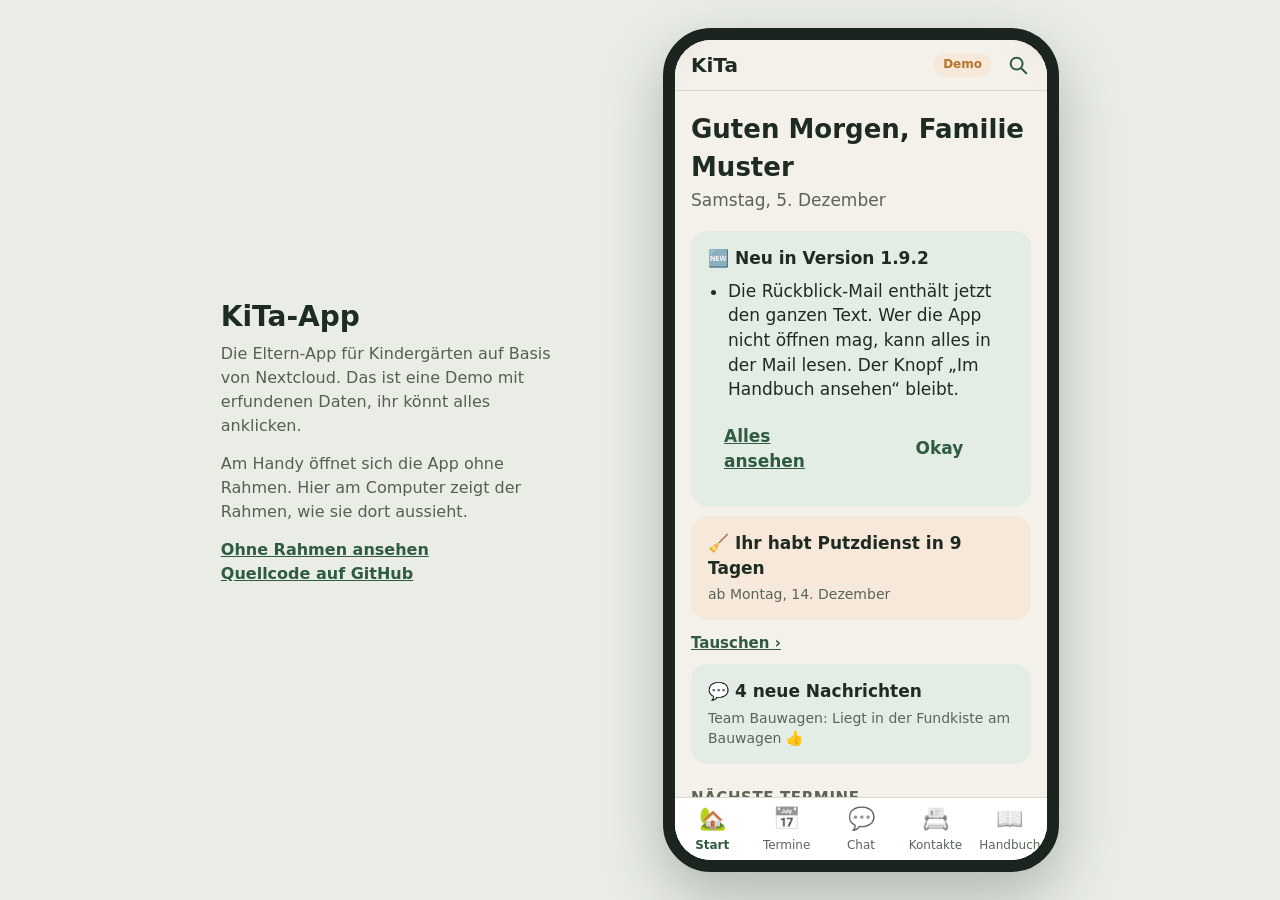
<file: kita-app/index.html>
<!doctype html>
<html lang="de">
<head>
  <meta charset="utf-8">
  <meta name="viewport" content="width=device-width, initial-scale=1, viewport-fit=cover">
  <title>KiTa-App</title>
  <script>
    // Demo am Computer: in einem Handyrahmen zeigen (phone.html). Am Handy und mit ?plain ohne Rahmen.
    if (window.top === window && !/[?&]plain\b/.test(location.search)
        && matchMedia('(min-width: 700px) and (pointer: fine)').matches) {
      location.replace('phone.html' + location.hash);
    }
  </script>
  <meta name="theme-color" content="#2F5B40">
  <meta name="apple-mobile-web-app-capable" content="yes">
  <meta name="apple-mobile-web-app-status-bar-style" content="default">
  <meta name="apple-mobile-web-app-title" content="KiTa">
  <link rel="manifest" href="manifest.webmanifest">
  <link rel="icon" href="icon.svg" type="image/svg+xml">
  <link rel="apple-touch-icon" href="icon.svg">
  <link rel="stylesheet" href="app.css">
</head>
<body>
  <header class="topbar">
    <button class="back" id="back" hidden aria-label="Zurück">‹</button>
    <h1 id="title">KiTa</h1>
    <span class="demo-badge" id="demo-badge" hidden>Demo</span>
    <button class="search-btn" id="search-btn" aria-label="Suchen"><svg viewBox="0 0 24 24" width="22" height="22" fill="none" stroke="currentColor" stroke-width="2.2" stroke-linecap="round"><circle cx="10.5" cy="10.5" r="6.5"/><path d="M15.5 15.5 21 21"/></svg></button>
  </header>

  <main id="view" tabindex="-1"></main>

  <nav class="tabbar" aria-label="Hauptnavigation">
    <a href="#/start" data-tab="start"><span class="ico">🏡</span><span>Start</span></a>
    <a href="#/termine" data-tab="termine"><span class="ico">📅</span><span>Termine</span></a>
    <a href="#/chat" data-tab="chat"><span class="ico">💬</span><span>Chat</span></a>
    <a href="#/kontakte" data-tab="kontakte"><span class="ico">📇</span><span>Kontakte</span></a>
    <a href="#/handbuch" data-tab="handbuch"><span class="ico">📖</span><span>Handbuch</span></a>
  </nav>

  <script src="demo-data.js"></script>
  <script src="releases.js"></script>
  <script src="api.js"></script>
  <script src="app.js"></script>
</body>
</html>
</file>
<file: kita-app/app.css>
/* Farben aus kita-startseite.html übernommen */
:root {
  --bg: #F3F1EA;
  --card: #FFFFFF;
  --ink: #1E2B22;
  --soft: #5A6459;
  --rule: #DAD7CB;
  --green: #2F5B40;
  --green-soft: #E3EDE5;
  --accent: #B9722B;
  --accent-soft: #F6E9DA;
  --sans: system-ui, -apple-system, "Segoe UI", Roboto, "Helvetica Neue", Arial, sans-serif;
  --tabbar-h: 62px;
}
@media (prefers-color-scheme: dark) {
  :root {
    --bg: #141A16;
    --card: #1D251F;
    --ink: #E8ECE6;
    --soft: #A3ADA5;
    --rule: #323B34;
    --green: #8CC9A1;
    --green-soft: #23382B;
    --accent: #E0A15E;
    --accent-soft: #3A2E20;
  }
}

* { box-sizing: border-box; }
html, body { margin: 0; }
body {
  font-family: var(--sans);
  background: var(--bg);
  color: var(--ink);
  font-size: 17px;
  line-height: 1.45;
  -webkit-text-size-adjust: 100%;
  -webkit-tap-highlight-color: transparent;
}
a { color: var(--green); }

/* Kopfzeile */
.topbar {
  position: sticky; top: 0; z-index: 10;
  display: flex; align-items: center; gap: 8px;
  padding: calc(env(safe-area-inset-top) + 10px) 16px 10px;
  background: color-mix(in srgb, var(--bg) 88%, transparent);
  backdrop-filter: blur(12px); -webkit-backdrop-filter: blur(12px);
  border-bottom: 1px solid var(--rule);
}
.topbar h1 { font-size: 20px; margin: 0; flex: 1; white-space: nowrap; overflow: hidden; text-overflow: ellipsis; }
.back {
  border: 0; background: none; color: var(--green);
  font-size: 34px; line-height: 1; padding: 0 8px 4px 0; cursor: pointer;
}
.demo-badge {
  font-size: 12px; font-weight: 600; color: var(--accent);
  background: var(--accent-soft); border-radius: 999px; padding: 3px 9px;
}

main {
  padding: 16px 16px calc(var(--tabbar-h) + env(safe-area-inset-bottom) + 24px);
  max-width: 640px; margin: 0 auto; outline: none;
}

/* Tab-Leiste unten */
.tabbar {
  position: fixed; left: 0; right: 0; bottom: 0; z-index: 10;
  display: flex; justify-content: space-around;
  padding-bottom: env(safe-area-inset-bottom);
  background: var(--card); border-top: 1px solid var(--rule);
}
.tabbar a {
  flex: 1; height: var(--tabbar-h);
  display: flex; flex-direction: column; align-items: center; justify-content: center; gap: 2px;
  text-decoration: none; color: var(--soft); font-size: 12px;
}
.tabbar .ico { font-size: 22px; filter: grayscale(1); opacity: .7; }
.tabbar a.active { color: var(--green); font-weight: 600; }
.tabbar a.active .ico { filter: none; opacity: 1; }

/* Bausteine */
.greeting { font-size: 26px; font-weight: 700; margin: 4px 0 2px; }
.sub { color: var(--soft); margin: 0 0 18px; }
h2.section { font-size: 15px; text-transform: uppercase; letter-spacing: .04em; color: var(--soft); margin: 24px 0 8px; }
.card {
  background: var(--card); border: 1px solid var(--rule); border-radius: 16px;
  padding: 14px 16px; margin-bottom: 10px;
}
a.card, button.card { display: block; width: 100%; text-align: left; color: inherit; text-decoration: none; font: inherit; cursor: pointer; }
.card.highlight { background: var(--accent-soft); border-color: transparent; }
.card.green { background: var(--green-soft); border-color: transparent; }
.card h3 { margin: 0 0 4px; font-size: 17px; }
.meta { color: var(--soft); font-size: 14px; }
.more { display: inline-block; margin-top: 6px; font-size: 15px; color: var(--green); font-weight: 600; }

.list { background: var(--card); border: 1px solid var(--rule); border-radius: 16px; overflow: hidden; margin-bottom: 12px; }
.row {
  display: flex; align-items: center; gap: 12px;
  padding: 13px 16px; border-top: 1px solid var(--rule);
  color: inherit; text-decoration: none;
}
.row:first-child { border-top: 0; }
.row .grow { flex: 1; min-width: 0; }
.row .title { font-weight: 600; }
.row .chev { color: var(--soft); font-size: 22px; }
.row .ellipsis { white-space: nowrap; overflow: hidden; text-overflow: ellipsis; }

/* Termine */
.event + .event > .row { border-top: 1px solid var(--rule); }
.event > .row:first-child { border-top: 0; }
.event.has-more > .row { cursor: pointer; }
.event .expand { transition: transform .15s; }
.event.open .expand { transform: rotate(180deg); }
.event-detail { padding: 0 16px 14px 78px; font-size: 15px; color: var(--soft); line-height: 1.45; }
.event-detail[hidden] { display: none; }
.event-detail a { color: var(--green); }
.date-chip {
  width: 50px; flex: none; text-align: center; border-radius: 12px;
  background: var(--green-soft); color: var(--green); padding: 6px 0; line-height: 1.1;
}
.date-chip .d { font-size: 20px; font-weight: 700; }
.date-chip .m { font-size: 12px; text-transform: uppercase; }
.tag { display: inline-block; font-size: 12px; font-weight: 600; border-radius: 999px; padding: 2px 8px; margin-left: 6px; vertical-align: 2px; }
.tag.closed { background: var(--accent-soft); color: var(--accent); }
.month { font-size: 15px; font-weight: 700; color: var(--soft); margin: 18px 4px 8px; }

/* Chat */
.avatar {
  width: 42px; height: 42px; border-radius: 50%; flex: none;
  display: grid; place-items: center; font-weight: 700; color: #fff; background: var(--green);
}
.badge { background: var(--accent); color: #fff; font-size: 12px; font-weight: 700; border-radius: 999px; min-width: 22px; padding: 2px 7px; text-align: center; }
.messages { display: flex; flex-direction: column; gap: 8px; }
.msg { max-width: 82%; padding: 9px 13px; border-radius: 18px; background: var(--card); border: 1px solid var(--rule); }
.msg .who { font-size: 13px; font-weight: 700; color: var(--green); }
.msg .time { font-size: 11px; color: var(--soft); text-align: right; margin-top: 2px; }
.msg .body > :first-child { margin-top: 0; }
.msg .body > :last-child { margin-bottom: 0; }
.msg .body h1, .msg .body h2, .msg .body h3 { font-size: 16px; margin: 6px 0 4px; }
.msg .body p, .msg .body ul { margin: 4px 0; }
.reacts { display: flex; flex-wrap: wrap; gap: 5px; margin-top: 6px; }
.react {
  font: inherit; font-size: 14px; line-height: 1; padding: 5px 9px; border-radius: 999px; cursor: pointer;
  border: 1px solid var(--rule); background: var(--bg); color: var(--ink);
}
.react.mine { border-color: var(--green); background: var(--green-soft); color: var(--green); font-weight: 600; }
.react.add { color: var(--soft); background: transparent; opacity: .7; padding: 5px 8px; }
.picker { display: flex; flex-wrap: wrap; gap: 4px; margin-top: 6px; padding: 5px; border-radius: 14px; background: var(--bg); border: 1px solid var(--rule); }
.picker button { font-size: 22px; line-height: 1; padding: 6px 7px; border: 0; background: transparent; cursor: pointer; border-radius: 10px; }
.picker button:active { background: var(--green-soft); }
.msg.me .react { background: rgba(255,255,255,.18); border-color: rgba(255,255,255,.35); color: #fff; }
.msg.me .react.mine { background: #fff; border-color: #fff; color: var(--green); }
.msg.me .react.add { background: transparent; color: rgba(255,255,255,.85); }
.msg.me .picker { background: #fff; }
.msg.me a { color: inherit; }
.msg.me { align-self: flex-end; background: var(--green); color: #fff; border-color: transparent; }
.msg.me .time { color: rgba(255,255,255,.75); }
.day-sep { align-self: center; font-size: 12px; color: var(--soft); margin: 8px 0; }
.composer {
  position: fixed; left: 0; right: 0; bottom: calc(var(--tabbar-h) + env(safe-area-inset-bottom));
  display: flex; gap: 8px; padding: 8px 12px; background: var(--bg); border-top: 1px solid var(--rule);
}
.composer input {
  flex: 1; min-width: 0; font: inherit; font-size: 16px; padding: 10px 14px;
  border-radius: 999px; border: 1px solid var(--rule); background: var(--card); color: var(--ink);
}
.composer button, .btn {
  font: inherit; font-weight: 600; border: 0; border-radius: 999px;
  padding: 10px 16px; background: var(--green); color: var(--bg); cursor: pointer;
}
.btn.secondary { background: var(--green-soft); color: var(--green); }
.chat-pad { height: 64px; }
.chat-pad.tall { height: 104px; }
.composer { flex-wrap: wrap; }
.composer .ctx { flex: 0 0 100%; min-width: 0; overflow: hidden; display: flex; align-items: center; gap: 8px; font-size: 13px; color: var(--soft); }
.composer .ctx[hidden] { display: none; }
.ctx-text { flex: 1; min-width: 0; overflow: hidden; text-overflow: ellipsis; white-space: nowrap; }
.ctx-x { background: transparent !important; color: var(--soft) !important; padding: 2px 8px !important; font-size: 16px; }
.msg .quote { margin: 4px 0; padding: 4px 8px; border-left: 3px solid var(--green); border-radius: 4px; background: var(--bg); color: var(--soft); font-size: 13px; line-height: 1.3; }
.msg.me .quote { background: rgba(255,255,255,.18); border-left-color: #fff; color: rgba(255,255,255,.9); }
.msg .more { font: inherit; font-size: 18px; line-height: 1; padding: 0 6px; border: 0; background: transparent; color: var(--soft); cursor: pointer; vertical-align: middle; }
.msg.me .more { color: rgba(255,255,255,.85); }
.msgmenu { display: flex; flex-direction: column; margin-top: 6px; border-radius: 12px; overflow: hidden; background: var(--bg); border: 1px solid var(--rule); }
.msgmenu button { font: inherit; font-size: 15px; text-align: left; padding: 11px 14px; border: 0; border-top: 1px solid var(--rule); background: transparent; color: var(--ink); cursor: pointer; }
.msgmenu button:first-child { border-top: 0; }
.msgmenu button:active { background: var(--green-soft); }
.msgmenu button[data-act=delete] { color: #b3261e; }

/* Fotos */
.lightbox {
  position: fixed; inset: 0; z-index: 50; background: rgba(0,0,0,.92);
  display: grid; place-items: center; font-size: 120px;
}
.lightbox .close { position: absolute; top: calc(env(safe-area-inset-top) + 12px); right: 16px; color: #fff; font-size: 30px; background: none; border: 0; }

/* Umfragen */
.who { margin: -2px 6px 10px; font-size: 14px; color: var(--soft); }
.slot .who { margin: 8px 0 0; }
.who summary { cursor: pointer; padding: 2px 0; }
.who p { margin: 4px 0 0; color: var(--ink); line-height: 1.4; }
.option {
  display: flex; align-items: center; gap: 12px; width: 100%;
  padding: 13px 16px; margin-bottom: 8px; border-radius: 14px; cursor: pointer;
  background: var(--card); border: 2px solid var(--rule); font: inherit; color: inherit; text-align: left;
}
.option.chosen { border-color: var(--green); background: var(--green-soft); }
.option .check { width: 24px; height: 24px; border-radius: 50%; border: 2px solid var(--rule); flex: none; display: grid; place-items: center; font-size: 14px; }
.option.chosen .check { background: var(--green); border-color: var(--green); color: var(--bg); }
.option .count { color: var(--soft); font-size: 14px; }
.bar { height: 4px; border-radius: 2px; background: var(--rule); margin-top: 6px; overflow: hidden; }
.bar > i { display: block; height: 100%; background: var(--green); }
.list.polls-row { margin-bottom: 14px; }
.slot { padding: 13px 16px; margin-bottom: 8px; border-radius: 14px; background: var(--card); border: 2px solid var(--rule); }
.slot.yes { border-color: var(--green); }
.slot-head { display: flex; gap: 10px; align-items: baseline; font-weight: 600; }
.slot .count { color: var(--soft); font-size: 14px; font-weight: 400; white-space: nowrap; }
.slot .tag { background: var(--green-soft); color: var(--green); }
.answers { display: grid; grid-auto-flow: column; grid-auto-columns: 1fr; gap: 6px; margin-top: 10px; }
.answers button { font: inherit; font-size: 14px; padding: 8px 4px; border-radius: 10px; border: 1px solid var(--rule); background: var(--bg); color: var(--ink); cursor: pointer; }
.answers button.on[data-a=yes] { background: var(--green); border-color: var(--green); color: var(--bg); }
.answers button.on[data-a=maybe] { background: var(--green-soft); border-color: var(--green); color: var(--green); }
.answers button.on[data-a=no] { background: var(--rule); border-color: var(--soft); }

/* Handbuch-Seiten */
.page h1 { font-size: 24px; margin: 4px 0 12px; }
.page h2 { font-size: 19px; margin: 22px 0 8px; }
.page h3 { font-size: 17px; margin: 18px 0 6px; }
.page ul { padding-left: 22px; }
.page blockquote { margin: 12px 0; padding: 10px 14px; background: var(--green-soft); border-radius: 12px; }
.page img { display: block; max-width: 100%; height: auto; border-radius: 12px; margin: 8px 0; background: var(--rule); }
.page hr { border: 0; border-top: 1px solid var(--rule); margin: 20px 0; }
.page code { background: var(--green-soft); border-radius: 6px; padding: 1px 5px; font-size: 15px; }
.table-wrap { overflow-x: auto; margin: 12px 0; }
.page table { border-collapse: collapse; font-size: 15px; min-width: 100%; }
.page th, .page td { text-align: left; vertical-align: top; padding: 8px 10px; border-bottom: 1px solid var(--rule); }
.page th { color: var(--soft); font-weight: 600; }
.lightbox img { max-width: 100%; max-height: 100%; object-fit: contain; }
img.avatar { object-fit: cover; background: var(--green-soft); }
.empty { text-align: center; color: var(--soft); padding: 40px 0; }

/* Einbau-Hilfe */
.install .actions { display: flex; gap: 8px; margin-top: 12px; }
.sheet-backdrop {
  position: fixed; inset: 0; z-index: 40; background: rgba(0,0,0,.45);
  display: flex; flex-direction: column; justify-content: flex-end;
}
.sheet {
  background: var(--card); border-radius: 20px 20px 0 0;
  padding: 20px 20px calc(env(safe-area-inset-bottom) + 20px);
  max-width: 640px; width: 100%; margin: 0 auto;
}
.sheet h3 { margin: 0 0 12px; font-size: 19px; }
.sheet .btn { display: block; width: 100%; margin-top: 10px; }
.steps { padding-left: 0; margin: 0 0 6px; list-style: none; counter-reset: step; }
.steps li { position: relative; padding: 8px 0 8px 42px; counter-increment: step; }
.steps li::before {
  content: counter(step); position: absolute; left: 0; top: 6px;
  width: 30px; height: 30px; border-radius: 50%; display: grid; place-items: center;
  background: var(--green-soft); color: var(--green); font-weight: 700;
}
.ios-share { width: 18px; height: 22px; vertical-align: -4px; color: #0A84FF; }
.sheet-arrow {
  text-align: center; font-size: 40px; line-height: 1; color: #fff; padding: 6px 0 4px;
  animation: nudge 1.2s ease-in-out infinite;
}
@keyframes nudge { 50% { transform: translateY(8px); } }

[hidden] { display: none !important; }

/* Formulare (Termin eintragen, Umfrage anlegen) */
.btn.add { display: block; text-align: center; text-decoration: none; margin-bottom: 14px; }
.form { display: flex; flex-direction: column; gap: 14px; }
.form label, .field-title { display: flex; flex-direction: column; gap: 5px; font-size: 15px; font-weight: 600; color: var(--soft); }
.form input:not([type=checkbox]), .form select, .form textarea, .search {
  font: inherit; font-size: 16px; color: var(--ink); width: 100%; min-width: 0;
  padding: 11px 13px; border-radius: 12px; border: 1px solid var(--rule); background: var(--card);
  -webkit-appearance: none; appearance: none;
}
.form textarea { resize: vertical; }
.form .check-row { flex-direction: row; align-items: center; gap: 10px; color: var(--ink); font-weight: 500; }
.form .check-row input { width: 22px; height: 22px; accent-color: var(--green); }
.form .two { display: grid; grid-template-columns: 1fr 1fr; gap: 10px; }
.segmented { display: grid; grid-template-columns: 1fr 1fr; gap: 4px; padding: 4px; border-radius: 12px; background: var(--rule); }
.segmented.three { grid-template-columns: repeat(3, 1fr); }
.segmented.three span { padding: 8px 4px; font-size: 14px; }
.form .segmented label { display: block; position: relative; }
.form .segmented input { position: absolute; inset: 0; width: 100%; height: 100%; margin: 0; padding: 0; opacity: 0; cursor: pointer; }
.segmented span { display: block; text-align: center; padding: 8px; border-radius: 9px; color: var(--ink); font-weight: 600; cursor: pointer; }
.segmented input:checked + span { background: var(--card); box-shadow: 0 1px 3px rgba(0,0,0,.12); }
.segmented input:focus-visible + span { outline: 2px solid var(--green); }
#slots { display: flex; flex-direction: column; gap: 12px; }
.slot-input { display: flex; flex-direction: column; gap: 6px; }
#answers { display: flex; flex-direction: column; gap: 8px; margin-top: -8px; }
.form .btn.secondary { align-self: flex-start; }
.search { margin-bottom: 4px; }

/* Kontakt */
.contact-head { text-align: center; margin: 6px 0 18px; }
.contact-head h1 { font-size: 24px; margin: 10px 0 2px; }
.avatar.big { width: 76px; height: 76px; font-size: 28px; margin: 0 auto; }

/* Putzdienst tauschen */
.row.choose { cursor: pointer; }
/* Auswahlkreis selbst zeichnen: die Formularregeln würden den Punkt sonst verschlucken */
.row.choose input[type=radio] {
  -webkit-appearance: none; appearance: none; flex: none; width: 22px; height: 22px; padding: 0; margin: 0;
  border-radius: 50%; border: 2px solid var(--soft); background: var(--card);
}
.row.choose input[type=radio]:checked { border-color: var(--green); background: radial-gradient(circle, var(--green) 0 45%, var(--card) 50%); }
.row.choose input[type=radio]:focus-visible { outline: 2px solid var(--green); outline-offset: 2px; }
.row.choose:has(input:checked), .row.choose.on { background: color-mix(in srgb, var(--green) 12%, var(--card)); }
.row.choose:has(input:checked) .title { color: var(--green); }
.actions { display: flex; gap: 10px; margin: 10px 0 8px; flex-wrap: wrap; }
.actions .btn { flex: 1; min-width: 120px; }
textarea.input {
  width: 100%; box-sizing: border-box; font: inherit; padding: 10px 12px; margin-bottom: 12px;
  border: 1px solid var(--rule); border-radius: 12px; background: var(--card); color: inherit; resize: vertical;
}
.btn:disabled { opacity: .45; cursor: default; }

/* Meldungen */
.ank-img { display: block; width: 100%; border-radius: 16px; margin: 0 0 14px; cursor: zoom-in; }
.ank-img.small { max-width: 220px; }
.pill { font-size: 13px; font-weight: 600; padding: 3px 10px; border-radius: 999px; background: var(--green-soft); color: var(--green); white-space: nowrap; }
.pill.ok { background: var(--green); color: #fff; }
.pill.off { background: transparent; border: 1px solid var(--rule); color: var(--soft); }

/* Termine: Liste / Monat */
.viewtabs { display: grid; grid-template-columns: 1fr 1fr; gap: 4px; padding: 4px; border-radius: 12px; background: var(--rule); margin-bottom: 14px; }
.viewtabs a { text-align: center; padding: 8px; border-radius: 9px; color: var(--ink); font-weight: 600; text-decoration: none; }
.viewtabs a.on { background: var(--card); box-shadow: 0 1px 3px rgba(0,0,0,.12); }
.cal-head { display: flex; align-items: center; justify-content: space-between; gap: 8px; margin-bottom: 10px; }
.cal-head .btn { padding: 6px 16px; min-height: 0; }
.cal-grid { display: grid; grid-template-columns: repeat(7, 1fr); gap: 4px; }
.cal-grid .dow { text-align: center; font-size: 12px; font-weight: 700; color: var(--soft); padding: 2px 0; }
.cal-cell { aspect-ratio: 1 / 1.05; border: 1px solid var(--rule); border-radius: 10px; background: var(--card); color: var(--ink); font: inherit; padding: 4px 2px; display: flex; flex-direction: column; align-items: center; justify-content: space-between; cursor: pointer; }
.cal-cell.blank { border: 0; background: transparent; cursor: default; }
.cal-cell b { font-weight: 600; font-size: 15px; }
.cal-cell.today { border-color: var(--green); }
.cal-cell.today b { color: var(--green); }
.cal-cell.sel { background: var(--green-soft); border-color: var(--green); }
.cal-cell .dots { display: flex; gap: 3px; height: 8px; }
.cal-cell i, .cal-legend i { width: 7px; height: 7px; border-radius: 50%; background: var(--green); display: inline-block; }
.cal-cell i.closed, .cal-legend i.closed { background: #C0392B; }
.cal-cell i.putz, .cal-legend i.putz { background: var(--accent); }
.cal-legend { margin: 10px 0 0; }

/* Putzdienst-Karte */
.putz-actions { display: flex; gap: 10px; margin: 12px 0 6px; flex-wrap: wrap; }
.putz-actions .btn { flex: 1 1 140px; text-align: center; }

.notes { margin: 8px 0 0; padding-left: 20px; }
.notes li { margin: 4px 0; }
#new-card .actions { display: flex; gap: 8px; margin-top: 12px; }

.edit-ev { align-self: center; padding: 8px 10px; text-decoration: none; font-size: 18px; }

/* Wochenrückblick: Titelbild-Auswahl */
.cover-pick { display: flex; flex-direction: column; gap: 8px; }
.cover-grid { display: grid; grid-template-columns: repeat(3, 1fr); gap: 6px; max-height: 320px; overflow-y: auto; }
.cover-grid button { padding: 0; border: 3px solid transparent; border-radius: 8px; background: var(--green-soft); aspect-ratio: 1; overflow: hidden; cursor: pointer; }
.cover-grid button.on { border-color: var(--accent); }
.cover-grid img { width: 100%; height: 100%; object-fit: cover; display: block; }

.search-btn { border: 0; background: none; color: var(--green); padding: 4px 2px 4px 8px; cursor: pointer; display: flex; align-items: center; }
mark { background: color-mix(in srgb, var(--accent) 40%, transparent); color: inherit; border-radius: 3px; padding: 0 1px; }
</file>
